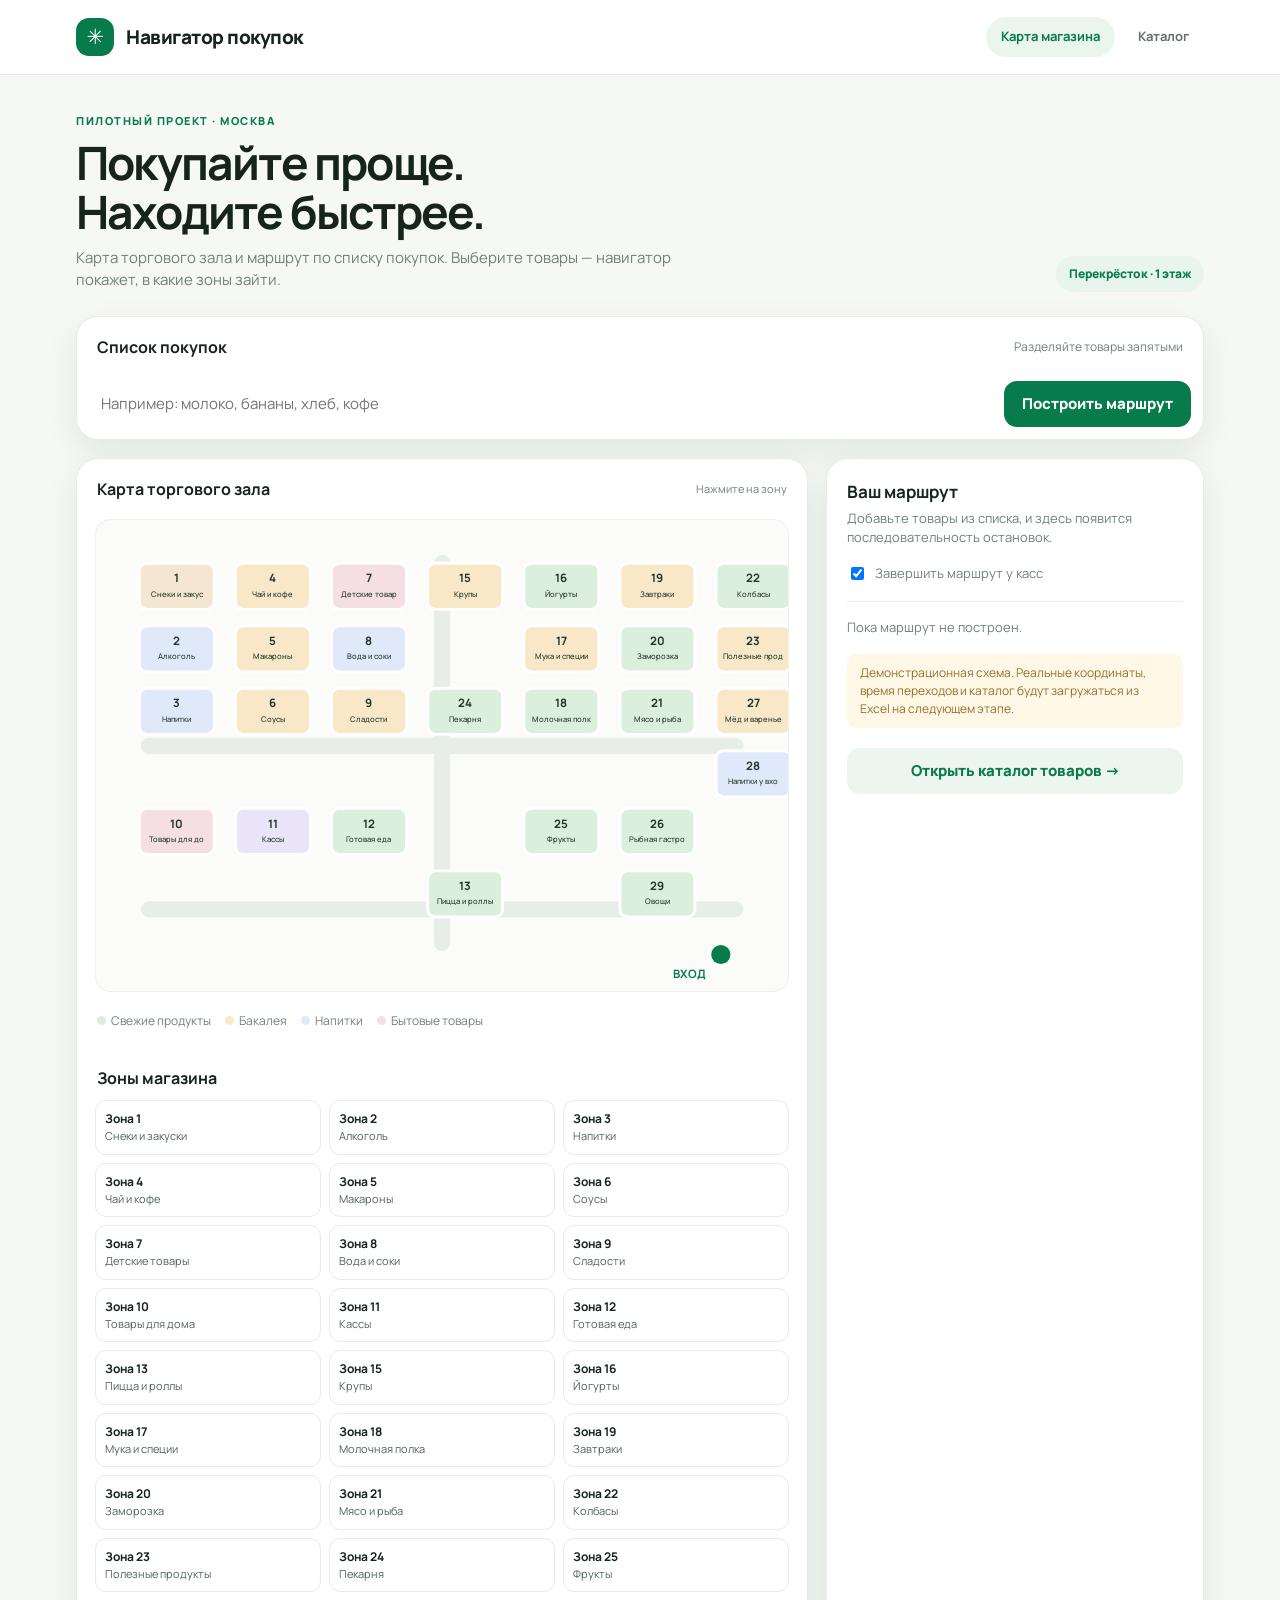
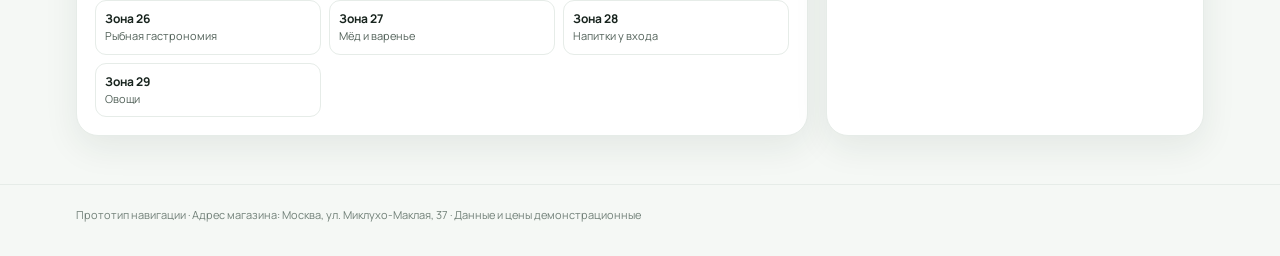
<file: index.html>
<!doctype html>
<html lang="ru"><head><meta charset="utf-8"><meta name="viewport" content="width=device-width,initial-scale=1"><meta name="theme-color" content="#087b4b"><title>Навигатор магазина — Перекрёсток</title><link rel="stylesheet" href="styles.css"></head>
<body>
<header class="topbar"><div class="shell topinner"><a class="brand" href="index.html"><span class="brandmark">✳</span> Навигатор покупок</a><nav class="nav"><a class="active" href="index.html">Карта магазина</a><a href="catalog.html">Каталог</a></nav></div></header>
<main class="shell">
<section class="hero"><div><div class="eyebrow">Пилотный проект · Москва</div><h1>Покупайте проще.<br>Находите быстрее.</h1><p>Карта торгового зала и маршрут по списку покупок. Выберите товары — навигатор покажет, в какие зоны зайти.</p></div><span class="tag">Перекрёсток · 1 этаж</span></section>
<div class="panel" style="margin-bottom:18px"><div class="sectionhead"><h2>Список покупок</h2><span class="muted" style="font-size:12px">Разделяйте товары запятыми</span></div><div class="searchbar"><input id="shopping-list" placeholder="Например: молоко, бананы, хлеб, кофе"><button class="btn" id="make-route">Построить маршрут</button></div></div>
<div class="layout">
<section class="panel"><div class="sectionhead"><h2>Карта торгового зала</h2><span class="muted" style="font-size:11px">Нажмите на зону</span></div><div class="mapwrap">
<svg class="storemap" viewBox="0 0 720 490" role="img" aria-label="Схематичная карта магазина">
<path class="aisle" d="M55 235H665M360 45V440M55 405H665" fill="none"/>
<g id="store-zones"></g><g id="route-line"></g>
<circle cx="650" cy="452" r="10" fill="#087b4b"/><text x="635" y="476" text-anchor="end" fill="#087b4b" font-size="12" font-weight="700">ВХОД</text>
</svg></div><div class="maplegend"><span><i class="dot" style="background:#dcefdc"></i>Свежие продукты</span><span><i class="dot" style="background:#f8e8c8"></i>Бакалея</span><span><i class="dot" style="background:#dfe9fa"></i>Напитки</span><span><i class="dot" style="background:#f5dfe4"></i>Бытовые товары</span></div>
<div class="sectionhead"><h2>Зоны магазина</h2></div><div class="zonegrid" id="zone-list"></div></section>
<aside class="panel side"><h2 id="detail-title">Ваш маршрут</h2><p id="detail-desc">Добавьте товары из списка, и здесь появится последовательность остановок.</p><label class="check"><input type="checkbox" id="checkout" checked> Завершить маршрут у касс</label><div class="route-result" id="route-result"><p class="muted">Пока маршрут не построен.</p></div><div class="demo">Демонстрационная схема. Реальные координаты, время переходов и каталог будут загружаться из Excel на следующем этапе.</div><a class="btn light" href="catalog.html" style="display:block;text-align:center">Открыть каталог товаров →</a></aside>
</div>
</main><footer class="footer"><div class="shell">Прототип навигации · Адрес магазина: Москва, ул. Миклухо-Маклая, 37 · Данные и цены демонстрационные</div></footer>
<script src="app.js"></script></body></html>
</file>
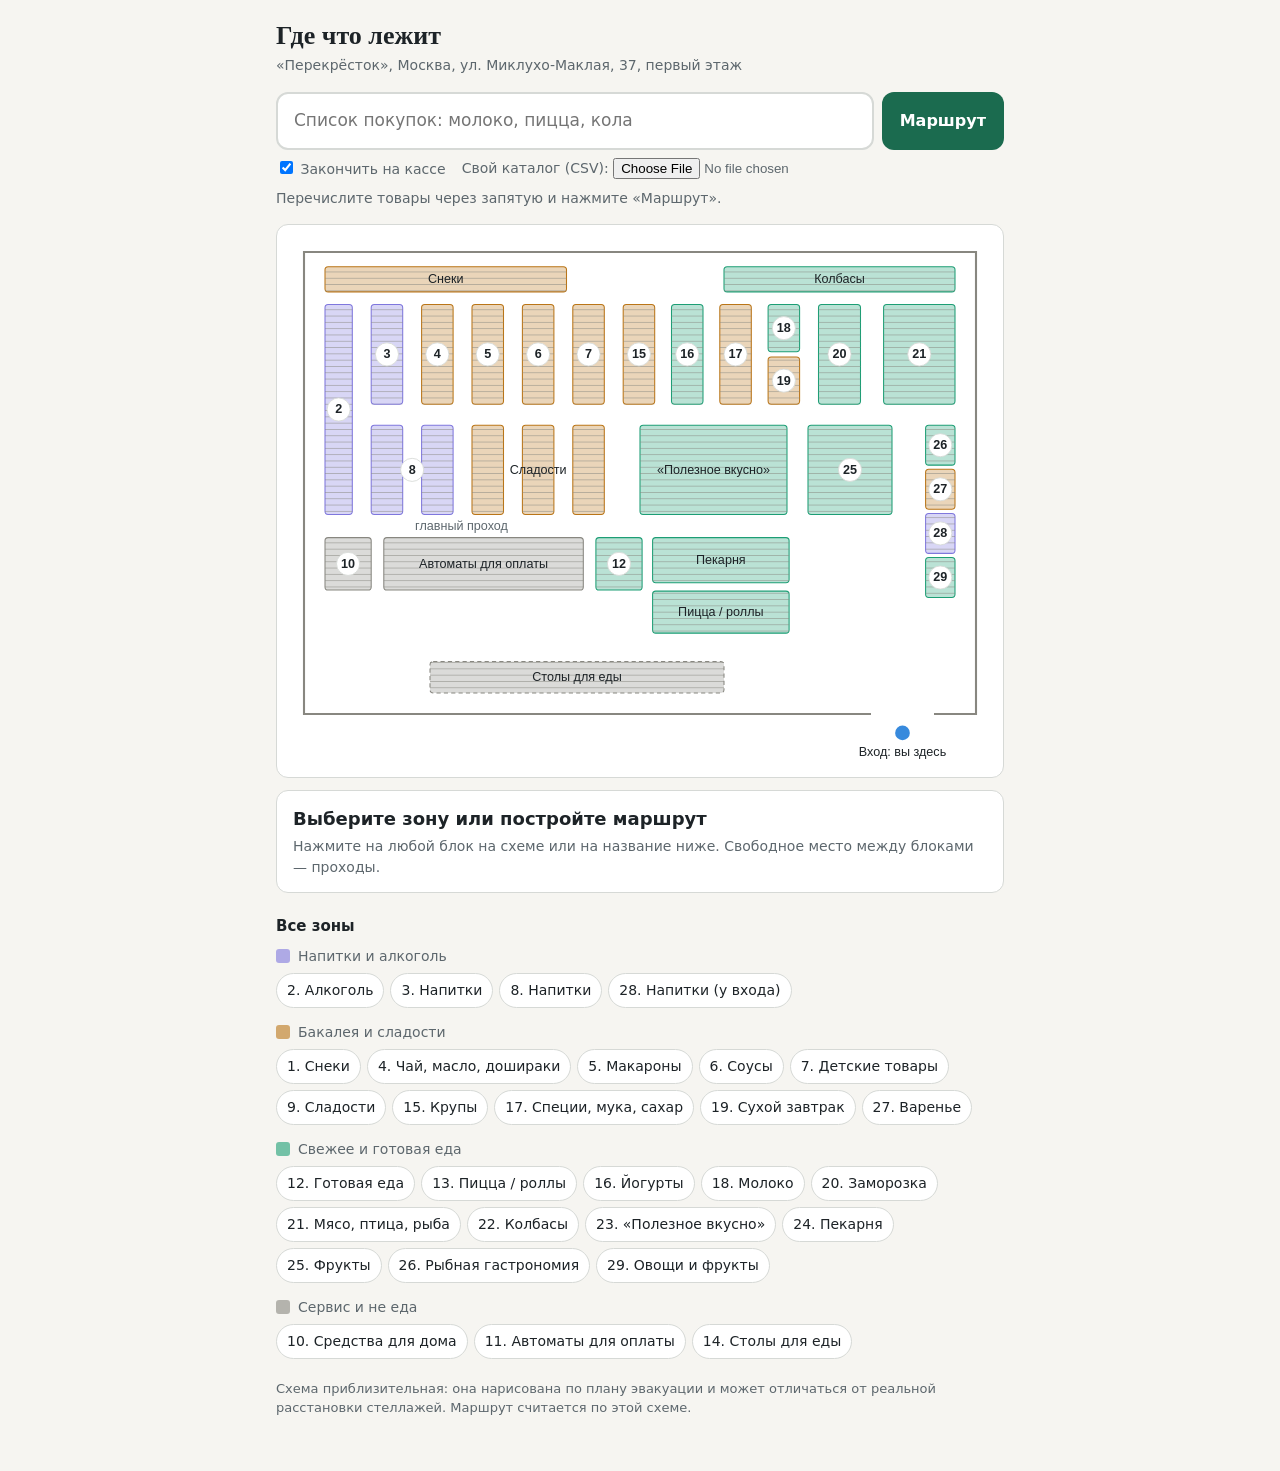
<file: index(1).html>
<!doctype html>
<html lang="ru">
<head>
<meta charset="utf-8">
<meta name="viewport" content="width=device-width, initial-scale=1, viewport-fit=cover">
<title>Где что лежит: «Перекрёсток», Миклухо-Маклая, 37</title>
<style>
:root{--bg:#f6f5f1;--fg:#1d2327;--mut:#5d676d;--card:#fff;--bd:#d6d9d6;--acc:#1b6b4f;--accfg:#fff;--rt:#185FA5;--rtfg:#fff;box-sizing:border-box;padding-top:env(safe-area-inset-top,0px);padding-bottom:env(safe-area-inset-bottom,0px)}
@media(prefers-color-scheme:dark){:root:not([data-theme="light"]){--bg:#171c1f;--fg:#eef1ef;--mut:#a3adb2;--card:#222a2e;--bd:#3b464b;--acc:#5dcaa5;--accfg:#0b1f19;--rt:#85B7EB;--rtfg:#0b1f33}}
:root[data-theme="dark"]{--bg:#171c1f;--fg:#eef1ef;--mut:#a3adb2;--card:#222a2e;--bd:#3b464b;--acc:#5dcaa5;--accfg:#0b1f19;--rt:#85B7EB;--rtfg:#0b1f33}
html{scroll-padding-top:env(safe-area-inset-top,0px)}
*{box-sizing:border-box}
body{margin:0;background:var(--bg);color:var(--fg);font:16px/1.5 "Trebuchet MS","Segoe UI",system-ui,sans-serif}
main{max-width:760px;margin:0 auto;padding:20px 16px 40px}
h1{font:700 26px/1.2 Georgia,"Times New Roman",serif;margin:0 0 4px}
.sub{color:var(--mut);margin:0 0 16px;font-size:14px}
.row{display:flex;gap:8px}
.search{flex:1;min-width:0;padding:14px 16px;font:inherit;font-size:17px;border:2px solid var(--bd);border-radius:12px;background:var(--card);color:var(--fg)}
.search:focus{outline:none;border-color:var(--acc)}
.go{padding:0 18px;font:inherit;font-weight:700;border:0;border-radius:12px;background:var(--acc);color:var(--accfg);cursor:pointer}
.go:focus-visible{outline:2px solid var(--fg);outline-offset:2px}
.opt{display:flex;flex-wrap:wrap;gap:6px 16px;align-items:center;margin:8px 0;font-size:14px;color:var(--mut)}
.opt label{cursor:pointer}
.res{min-height:24px;margin:6px 0 12px;font-size:14px;color:var(--mut)}
.mapbox{background:var(--card);border:1px solid var(--bd);border-radius:12px;padding:6px}
svg{display:block;width:100%;height:auto}
.z{cursor:pointer;transition:opacity .2s}
.z .c{fill:var(--c);fill-opacity:.3;stroke:var(--c);stroke-width:1}
.z .s{fill:url(#sh);pointer-events:none}
.z.hit .c{fill-opacity:.6;stroke-width:3}
.z.sel .c{stroke:var(--fg);stroke-width:3}
.dim{opacity:.25}
.bd{fill:var(--card);stroke:var(--bd);stroke-width:.8;pointer-events:none}
.bt{fill:var(--fg);font:600 12px "Trebuchet MS",sans-serif;pointer-events:none}
.nm{fill:var(--fg);font:500 12px "Trebuchet MS",sans-serif;pointer-events:none}
.tx{fill:var(--mut);font:12px "Trebuchet MS",sans-serif}
.rt{fill:none;stroke:var(--rt);stroke-width:4;stroke-linecap:round;stroke-linejoin:round;stroke-dasharray:.1 9;pointer-events:none}
.mk{fill:var(--rt);pointer-events:none}
.mt{fill:var(--rtfg);font:700 12px "Trebuchet MS",sans-serif;pointer-events:none}
.info{margin-top:12px;padding:14px 16px;border:1px solid var(--bd);border-radius:12px;background:var(--card);min-height:76px}
.info b{font-size:18px}
.info p{margin:4px 0 0;color:var(--mut);font-size:14px}
.info ol{margin:8px 0 0;padding-left:22px}
.info li{margin:4px 0}
.info small{color:var(--mut);font-size:13px}
h2{font-size:15px;margin:22px 0 8px}
.grp{margin-bottom:14px}
.gh{display:flex;align-items:center;gap:8px;font-size:14px;color:var(--mut);margin-bottom:6px}
.gh i{width:14px;height:14px;border-radius:3px;background:var(--c);opacity:.6;display:inline-block}
.chips{display:flex;flex-wrap:wrap;gap:6px}
.chip{font:inherit;font-size:14px;padding:6px 10px;border:1px solid var(--bd);border-radius:999px;background:var(--card);color:var(--fg);cursor:pointer}
.chip:hover,.chip:focus-visible{border-color:var(--acc);outline:none}
.chip.on{background:var(--acc);color:var(--accfg);border-color:var(--acc)}
.note{font-size:13px;color:var(--mut);margin-top:20px}
@media(prefers-reduced-motion:reduce){.z{transition:none}}
</style>
</head>
<body>
<main>
<h1>Где что лежит</h1>
<p class="sub">«Перекрёсток», Москва, ул. Миклухо-Маклая, 37, первый этаж</p>
<div class="row">
<input id="q" class="search" type="search" placeholder="Список покупок: молоко, пицца, кола" autocomplete="off" aria-label="Список покупок через запятую">
<button id="go" class="go" type="button">Маршрут</button>
</div>
<div class="opt">
<label><input id="end" type="checkbox" checked> Закончить на кассе</label>
<label>Свой каталог (CSV): <input id="csv" type="file" accept=".csv,.txt"></label>
</div>
<div id="res" class="res" aria-live="polite">Перечислите товары через запятую и нажмите «Маршрут».</div>
<div class="mapbox">
<svg id="map" viewBox="0 0 680 515" role="img" aria-label="Схема торгового зала">
<defs><pattern id="sh" width="8" height="6" patternUnits="userSpaceOnUse"><line x1="0" y1="3" x2="8" y2="3" stroke="#888780" stroke-opacity=".6" stroke-width=".8"/></pattern></defs>
<path d="M620 460H660V20H20V460H560" fill="none" stroke="#888780" stroke-width="2"/>
<text class="tx" x="170" y="281" text-anchor="middle" dominant-baseline="central">главный проход</text>
<g id="zones"></g>
<g id="route"></g>
<circle cx="590" cy="478" r="7" fill="#378ADD"/>
<text class="nm" x="590" y="500" text-anchor="middle">Вход: вы здесь</text>
</svg>
</div>
<div id="info" class="info" aria-live="polite"><b>Выберите зону или постройте маршрут</b><p>Нажмите на любой блок на схеме или на название ниже. Свободное место между блоками — проходы.</p></div>
<h2>Все зоны</h2>
<div id="list"></div>
<p class="note">Схема приблизительная: она нарисована по плану эвакуации и может отличаться от реальной расстановки стеллажей. Маршрут считается по этой схеме.</p>
</main>
<script>
const G={P:['Напитки и алкоголь','#7F77DD'],A:['Бакалея и сладости','#BA7517'],T:['Свежее и готовая еда','#1D9E75'],S:['Сервис и не еда','#888780']};
const Z=[
[1,'Снеки','A',[[40,34,230,24]]],
[2,'Алкоголь','P',[[40,70,26,200]]],
[3,'Напитки','P',[[84,70,30,95]]],
[4,'Чай, масло, дошираки','A',[[132,70,30,95]]],
[5,'Макароны','A',[[180,70,30,95]]],
[6,'Соусы','A',[[228,70,30,95]]],
[7,'Детские товары','A',[[276,70,30,95]]],
[8,'Напитки','P',[[84,185,30,85],[132,185,30,85]]],
[9,'Сладости','A',[[180,185,30,85],[228,185,30,85],[276,185,30,85]]],
[10,'Средства для дома','S',[[40,292,44,50]]],
[11,'Автоматы для оплаты','S',[[96,292,190,50]]],
[12,'Готовая еда','T',[[298,292,44,50]]],
[13,'Пицца / роллы','T',[[352,343,130,40]]],
[14,'Столы для еды','S',[[140,410,280,30]]],
[15,'Крупы','A',[[324,70,30,95]]],
[16,'Йогурты','T',[[370,70,30,95]]],
[17,'Специи, мука, сахар','A',[[416,70,30,95]]],
[18,'Молоко','T',[[462,70,30,45]]],
[19,'Сухой завтрак','A',[[462,120,30,45]]],
[20,'Заморозка','T',[[510,70,40,95]]],
[21,'Мясо, птица, рыба','T',[[572,70,68,95]]],
[22,'Колбасы','T',[[420,34,220,24]]],
[23,'«Полезное вкусно»','T',[[340,185,140,85]]],
[24,'Пекарня','T',[[352,292,130,43]]],
[25,'Фрукты','T',[[500,185,80,85]]],
[26,'Рыбная гастрономия','T',[[612,185,28,38]]],
[27,'Варенье','A',[[612,227,28,38]]],
[28,'Напитки (у входа)','P',[[612,269,28,38]]],
[29,'Овощи и фрукты','T',[[612,311,28,38]]]
];
/* Каталог: номер зоны | товары через запятую. Сюда можно дописывать строки. */
const RAW=`1|чипсы,сухарики,орешки,орехи,попкорн,снеки,семечки,кириешки,арахис,крекеры,сухофрукты,фисташки
2|пиво,вино,водка,виски,коньяк,шампанское,ром,джин,ликер,текила,сидр,игристое,бренди,безалкогольное пиво
3|кока-кола,вода,минералка,сок,газировка,лимонад,кола,колу,колы,колой,пепси,спрайт,фанта,квас,холодный чай,морс,энергетик,нектар,тоник
4|чай,кофе,какао,масло подсолнечное,масло оливковое,растительное масло,дошираки,лапша быстрого приготовления,приправы,цикорий,кофе растворимый
5|макароны,спагетти,паста,вермишель,лапша,рожки,перья,лазанья
6|кетчуп,майонез,соус,соусы,горчица,хрен,аджика,томатная паста,уксус,соевый соус,маринад
7|детское питание,детское пюре,детская смесь,подгузники,памперсы,детские каши,детское печенье,влажные салфетки
8|кока-кола,вода,минералка,сок,газировка,лимонад,кола,колу,колы,колой,пепси,спрайт,фанта,квас,энергетик,холодный чай,морс
9|конфеты,шоколад,шоколадка,печенье,вафли,торт,пряники,зефир,мармелад,халва,сгущенка,пастила,драже,леденцы,рулет,кекс
10|стиральный порошок,порошок,мыло,шампунь,бытовая химия,средство для посуды,туалетная бумага,салфетки,зубная паста,гель для душа,губки,пакеты для мусора,кондиционер для белья
11|касса,оплата
12|салат,обед,кулинария,котлеты готовые,запеканка,суп готовый,плов,готовая еда,шаурма
13|пицца,суши,роллы,бургер,пирожное
15|гречка,рис,овсянка,пшено,перловка,горох,чечевица,манка,крупа,крупы,кукурузная крупа,булгур,кускус,фасоль
16|йогурт,творог,сырок,сырки,десерт,творожок,кефир питьевой йогурт,пудинг,скyr,скир
17|специи,мука,сахар,соль,перец молотый,разрыхлитель,ванилин,крахмал,дрожжи,сода
18|молоко,кефир,ряженка,сметана,сливки,сыр,масло сливочное,яйца,творог,маргарин,простокваша,сыр плавленый,моцарелла
19|хлопья,мюсли,гранола,кукурузные хлопья,овсяные хлопья,подушечки,шарики
20|пельмени,вареники,мороженое,замороженные овощи,замороженные ягоды,наггетсы,полуфабрикаты,лед,заморозка,блины замороженные,замороженная пицца
21|мясо,курица,говядина,свинина,фарш,рыба,филе,индейка,стейк,куриные крылья,печень,баранина,форель,лосось,семга
22|колбаса,сосиски,сардельки,ветчина,бекон,сало,карбонад,буженина
23|здоровое питание,полезное,протеин,батончики,без сахара,без глютена,суперфуды,чиа
24|хлеб,булочки,выпечка,багет,батон,круассан,пирожки,лаваш,пончики,булка
25|яблоки,бананы,апельсины,мандарины,груши,виноград,лимоны,фрукты,киви,персики,арбуз,дыня,ананас,авокадо
26|селедка,красная рыба,икра,креветки,копченая рыба,рыбная гастрономия,кальмары,мидии,крабовые палочки
27|варенье,джем,мед,повидло,конфитюр,сироп
28|вода,сок,квас,напитки
29|овощи,картофель,картошка,помидоры,огурцы,морковь,лук,капуста,зелень,чеснок,перец,свекла,грибы,фрукты,укроп,петрушка,кабачок,баклажан,тыква`;
/* Каталог из perekrestok_catalog.xlsx (77 товаров, демо). Зоны сопоставлены с картой вручную. */
const CAT=[
[10001,"Яблоки Голден, 1 кг",[25, 29]],
[10002,"Бананы, 1 кг",[25, 29]],
[10003,"Апельсины, 1 кг",[25, 29]],
[10004,"Лимоны, 1 кг",[25, 29]],
[10005,"Картофель мытый, 1 кг",[29]],
[10006,"Морковь, 1 кг",[29]],
[10007,"Лук репчатый, 1 кг",[29]],
[10008,"Помидоры, 1 кг",[29]],
[10009,"Огурцы, 1 кг",[29]],
[10010,"Капуста белокочанная, 1 кг",[29]],
[10011,"Укроп, пучок",[29]],
[10012,"Виноград, 1 кг",[25, 29]],
[10013,"Хлеб Бородинский, нарезка 350 г",[24]],
[10014,"Батон нарезной, 400 г",[24]],
[10015,"Хлеб белый формовой, 500 г",[24]],
[10016,"Лаваш тонкий, 200 г",[24]],
[10017,"Круассан, 1 шт",[24]],
[10018,"Булочка с маком, 1 шт",[24]],
[10019,"Баранки, 250 г",[24]],
[10020,"Филе куриное охл., 1 кг",[21]],
[10021,"Бедро куриное охл., 1 кг",[21]],
[10022,"Фарш говяжий, 400 г",[21]],
[10023,"Свинина шея охл., 1 кг",[21]],
[10024,"Крылья куриные, 1 кг",[21]],
[10025,"Котлеты домашние, 500 г",[21]],
[10026,"Филе лосося, 200 г",[26, 21]],
[10027,"Сельдь слабосолёная, 300 г",[26, 21]],
[10028,"Минтай филе зам., 500 г",[21, 20]],
[10029,"Креветки варёно-мороженые, 500 г",[26, 21]],
[10030,"Молоко 3,2%, 1 л",[18]],
[10031,"Кефир 1%, 900 мл",[18]],
[10032,"Сметана 20%, 300 г",[18]],
[10033,"Творог 5%, 200 г",[16, 18]],
[10034,"Йогурт натуральный, 125 г",[16, 18]],
[10035,"Масло сливочное 82,5%, 180 г",[18]],
[10036,"Яйца С1, 10 шт",[18]],
[10037,"Ряженка 4%, 450 мл",[18]],
[10038,"Сливки 10%, 200 мл",[18]],
[10039,"Сыр Российский, 200 г",[18]],
[10040,"Моцарелла, 125 г",[18]],
[10041,"Колбаса Докторская, 400 г",[22]],
[10042,"Ветчина, 300 г",[22]],
[10043,"Сосиски молочные, 450 г",[22]],
[10044,"Сервелат, 350 г",[22]],
[10045,"Пельмени, 800 г",[20]],
[10046,"Овощная смесь, 400 г",[20]],
[10047,"Мороженое пломбир, 450 г",[20]],
[10048,"Блинчики с мясом, 420 г",[20]],
[10049,"Картофель фри, 450 г",[20]],
[10050,"Стиральный порошок, 3 кг",[10]],
[10051,"Средство для посуды, 450 мл",[10]],
[10052,"Туалетная бумага, 8 рулонов",[10]],
[10053,"Бумажные полотенца, 2 рулона",[10]],
[10054,"Жидкое мыло, 250 мл",[10]],
[10055,"Зубная паста, 100 мл",[10]],
[10056,"Вода негазированная, 1,5 л",[3, 8, 28]],
[10057,"Вода газированная, 1,5 л",[3, 8, 28]],
[10058,"Сок яблочный, 1 л",[3, 8, 28]],
[10059,"Лимонад, 1,5 л",[3, 8, 28]],
[10060,"Квас, 1,5 л",[3, 8, 28]],
[10061,"Чай чёрный, 100 пакетиков",[4]],
[10062,"Кофе растворимый, 190 г",[4]],
[10063,"Печенье овсяное, 300 г",[9]],
[10064,"Шоколад молочный, 90 г",[9]],
[10065,"Конфеты, 250 г",[9]],
[10066,"Мёд цветочный, 350 г",[27]],
[10067,"Сгущённое молоко, 380 г",[9]],
[10068,"Гречневая крупа, 800 г",[15]],
[10069,"Рис длиннозёрный, 900 г",[15]],
[10070,"Спагетти, 400 г",[5]],
[10071,"Овсяные хлопья, 500 г",[15, 19]],
[10072,"Сахар, 1 кг",[17]],
[10073,"Соль, 1 кг",[17]],
[10074,"Мука пшеничная, 2 кг",[17]],
[10075,"Масло подсолнечное, 1 л",[4]],
[10076,"Горошек зелёный, 400 г",[15]],
[10077,"Томатная паста, 270 г",[6]]
].map(a=>({id:a[0],name:a[1],n:a[1].toLowerCase().replace(/ё/g,"е"),z:a[2]}));
const ITEMS=[];
RAW.split('\n').forEach(l=>{const [z,s]=l.split('|');s.split(',').forEach(n=>ITEMS.push([n.trim(),+z]))});
const norm=s=>s.toLowerCase().replace(/ё/g,'е').trim();
ITEMS.forEach(a=>a[0]=norm(a[0]));
const cap=s=>s.charAt(0).toUpperCase()+s.slice(1);
const zn=id=>Z.find(a=>a[0]===id);
function findDict(t){
  const st=w=>w.length>=5?w.slice(0,-1):w;
  const m=(q,fn)=>{const h=new Set();ITEMS.forEach(([n,z])=>{if(fn(n,q))h.add(z)});return h};
  const a=(n,q)=>n.startsWith(q),b=(n,q)=>n.split(/[\s-]+/).some(w=>w.startsWith(q));
  let hit=m(st(t),a);
  if(!hit.size)hit=m(st(t),b);
  if(!hit.size&&t.includes(' '))t.split(/\s+/).filter(w=>w.length>=3).forEach(w=>m(st(w),b).forEach(z=>hit.add(z)));
  hit.delete(11);
  return [...hit];
}
function find(t){
  t=norm(t);
  const q=t.length>=5?t.slice(0,-1):t;
  let prods=CAT.filter(p=>p.n.startsWith(q));
  if(!prods.length)prods=CAT.filter(p=>p.n.split(/[\s,]+/).some(w=>w.startsWith(q)));
  if(prods.length)return{zs:[...new Set(prods.flatMap(p=>p.z))],prods};
  return{zs:findDict(t),prods:[]};
}
/* Сетка проходов */
const CS=5,GW=136,GH=103;
const rects=[];Z.forEach(z=>z[3].forEach(r=>rects.push(r)));
const free=new Uint8Array(GW*GH);
for(let cy=0;cy<GH;cy++)for(let cx=0;cx<GW;cx++){
  const x=cx*CS+2.5,y=cy*CS+2.5;
  const ins=(x>=22&&x<=658&&y>=22&&y<=458)||(y>458&&y<=490&&x>=562&&x<=618);
  if(ins&&!rects.some(([rx,ry,rw,rh])=>x>=rx&&x<=rx+rw&&y>=ry&&y<=ry+rh))free[cy*GW+cx]=1;
}
const cx2=c=>(c%GW)*CS+2.5,cy2=c=>Math.floor(c/GW)*CS+2.5;
const startCell=Math.floor(478/CS)*GW+Math.floor(590/CS);
const repCache={};
function rep(id){
  if(repCache[id]!==undefined)return repCache[id];
  const rs=zn(id)[3];let x1=1e4,y1=1e4,x2=0,y2=0;
  rs.forEach(([x,y,w,h])=>{x1=Math.min(x1,x);y1=Math.min(y1,y);x2=Math.max(x2,x+w);y2=Math.max(y2,y+h)});
  const mx=(x1+x2)/2,my=(y1+y2)/2;let best=-1,bd=1e9;
  for(let c=0;c<GW*GH;c++){
    if(!free[c])continue;
    const x=cx2(c),y=cy2(c);
    if(!rs.some(([rx,ry,rw,rh])=>x>=rx-6&&x<=rx+rw+6&&y>=ry-6&&y<=ry+rh+6))continue;
    const d=(x-mx)**2+(y-my)**2;
    if(d<bd){bd=d;best=c}
  }
  return repCache[id]=best;
}
const bc={};
function bfs(src){
  if(bc[src])return bc[src];
  const d=new Int32Array(GW*GH).fill(-1),p=new Int32Array(GW*GH).fill(-1),q=[src];d[src]=0;
  for(let i=0;i<q.length;i++){
    const c=q[i],x=c%GW,y=(c/GW)|0;
    for(const [dx,dy] of [[1,0],[-1,0],[0,1],[0,-1]]){
      const nx=x+dx,ny=y+dy;if(nx<0||ny<0||nx>=GW||ny>=GH)continue;
      const n=ny*GW+nx;if(!free[n]||d[n]>=0)continue;
      d[n]=d[c]+1;p[n]=c;q.push(n);
    }
  }
  return bc[src]={d,p};
}
const dd=(a,b)=>{const v=bfs(a).d[b];return v<0?1e6:v};
function trace(a,b){const p=bfs(a).p,l=[];let c=b;while(c!==-1){l.push(c);c=p[c]}return l.reverse()}
function computeRoute(tokens,endOnCheckout){
  const found=[],miss=[];
  tokens.forEach(t=>{const r=find(t);if(r.zs.length)found.push({t,zs:r.zs,prods:r.prods});else miss.push(t)});
  if(!found.length)return{miss,order:[],cells:[],E:null};
  const S=startCell,E=endOnCheckout?rep(11):null;
  const dS=bfs(S).d;
  let lim=found.map(f=>f.zs);
  const prod=a=>a.reduce((m,x)=>m*x.length,1);
  for(const k of [3,2,1]){if(prod(lim)<=60)break;lim=found.map(f=>f.zs.slice().sort((a,b)=>dS[rep(a)]-dS[rep(b)]).slice(0,k))}
  let best={cost:1e12,order:null,ch:null};
  function tsp(stops){
    const n=stops.length;let bcst=1e12,bo=null;
    if(n>7){
      let cur=S,left=stops.slice(),order=[],cost=0;
      while(left.length){left.sort((a,b)=>dd(cur,rep(a))-dd(cur,rep(b)));const z=left.shift();cost+=dd(cur,rep(z));cur=rep(z);order.push(z)}
      if(E!==null)cost+=dd(cur,E);
      return{cost,order};
    }
    const used=new Array(n).fill(0),ord=[];
    (function go(cost){
      if(cost>=bcst)return;
      if(ord.length===n){const t=cost+(E!==null?dd(rep(ord[n-1]),E):0);if(t<bcst){bcst=t;bo=ord.slice()}return}
      const last=ord.length?rep(ord[ord.length-1]):S;
      for(let i=0;i<n;i++)if(!used[i]){used[i]=1;ord.push(stops[i]);go(cost+dd(last,rep(stops[i])));ord.pop();used[i]=0}
    })(0);
    return{cost:bcst,order:bo};
  }
  (function rec(i,ch){
    if(i===lim.length){const r=tsp([...new Set(ch)]);if(r.cost<best.cost)best={cost:r.cost,order:r.order,ch:ch.slice()};return}
    lim[i].forEach(z=>{ch.push(z);rec(i+1,ch);ch.pop()});
  })(0,[]);
  const order=best.order.map(z=>{const fs=found.filter((f,i)=>best.ch[i]===z);return{z,tokens:fs.map(f=>f.t),prods:[...new Set(fs.flatMap(f=>f.prods.filter(p=>p.z.includes(z)).map(p=>p.name)))].slice(0,3)}});
  const pts=[S,...order.map(o=>rep(o.z))];if(E!==null)pts.push(E);
  let cells=[];
  for(let i=0;i<pts.length-1;i++)cells=cells.concat(trace(pts[i],pts[i+1]));
  return{miss,order,cells,E,cost:best.cost};
}
/* Отрисовка */
const zg=document.getElementById('zones');
let h='';
Z.forEach(([id,n,g,r])=>{
  let x1=1e4,y1=1e4,x2=0,y2=0;
  r.forEach(([x,y,w,t])=>{x1=Math.min(x1,x);y1=Math.min(y1,y);x2=Math.max(x2,x+w);y2=Math.max(y2,y+t)});
  const cx=(x1+x2)/2,cy=(y1+y2)/2;
  h+=`<g class="z" data-id="${id}" style="--c:${G[g][1]}" tabindex="0" role="button" aria-label="${id}. ${n}">`;
  r.forEach(([x,y,w,t])=>{h+=`<rect class="c" x="${x}" y="${y}" width="${w}" height="${t}" rx="3"${id==14?' stroke-dasharray="4 3"':''}/><rect class="s" x="${x}" y="${y}" width="${w}" height="${t}"/>`});
  h+=(x2-x1>=120)
    ?`<text class="nm" x="${cx}" y="${cy}" text-anchor="middle" dominant-baseline="central">${n}</text>`
    :`<circle class="bd" cx="${cx}" cy="${cy}" r="11"/><text class="bt" x="${cx}" y="${cy}" text-anchor="middle" dominant-baseline="central">${id}</text>`;
  h+='</g>';
});
zg.innerHTML=h;
const list=document.getElementById('list');
let l='';
Object.keys(G).forEach(k=>{
  l+=`<div class="grp"><div class="gh" style="--c:${G[k][1]}"><i></i>${G[k][0]}</div><div class="chips">`;
  Z.filter(z=>z[2]==k).forEach(z=>{l+=`<button class="chip" data-id="${z[0]}">${z[0]}. ${z[1]}</button>`});
  l+='</div></div>';
});
list.innerHTML=l;
let sel=null,hits=null;
function paint(){
  document.querySelectorAll('.z').forEach(e=>{
    const id=+e.dataset.id;
    e.classList.toggle('sel',id===sel);
    e.classList.toggle('hit',!!hits&&hits.includes(id));
    e.classList.toggle('dim',!!hits&&!hits.includes(id)&&id!==sel);
  });
  document.querySelectorAll('.chip').forEach(e=>e.classList.toggle('on',+e.dataset.id===sel));
}
function pick(id){
  sel=id;const z=zn(id);
  const its=[...new Set(ITEMS.filter(a=>a[1]===id).map(a=>a[0]))].slice(0,14).join(', ');
  document.getElementById('info').innerHTML=`<b>${z[0]}. ${z[1]}</b><p>${G[z[2]][0]}</p>`+(its?`<p>Здесь искать: ${its}</p>`:'');
  paint();
}
function clearRoute(){document.getElementById('route').innerHTML='';hits=null;paint()}
function build(){
  const raw=document.getElementById('q').value;
  const res=document.getElementById('res');
  const tokens=raw.split(/[,;\n]+/).map(s=>s.trim()).filter(Boolean);
  if(!tokens.length){clearRoute();res.textContent='Перечислите товары через запятую и нажмите «Маршрут».';return}
  const r=computeRoute(tokens,document.getElementById('end').checked);
  const miss=r.miss.length?' Не нашёл: '+r.miss.join(', ')+'.':'';
  if(!r.order.length){clearRoute();res.textContent='Ни один товар не найден.'+miss+' Попробуйте другие слова или загрузите свой каталог.';return}
  let pts=[],px=null,py=null,pd=null;
  r.cells.forEach((c,i)=>{
    const x=cx2(c),y=cy2(c);
    if(i===0){pts.push([x,y]);px=x;py=y;return}
    const d=(x-px)+','+(y-py);
    if(d===pd){pts[pts.length-1]=[x,y]}else{pts.push([x,y]);pd=d}
    px=x;py=y;
  });
  let svg=`<path class="rt" d="M${pts.map(p=>p.join(' ')).join('L')}"/>`;
  r.order.forEach((o,i)=>{const c=rep(o.z);svg+=`<circle class="mk" cx="${cx2(c)}" cy="${cy2(c)}" r="10"/><text class="mt" x="${cx2(c)}" y="${cy2(c)}" text-anchor="middle" dominant-baseline="central">${i+1}</text>`});
  if(r.E!==null)svg+=`<circle class="mk" cx="${cx2(r.E)}" cy="${cy2(r.E)}" r="10"/><text class="mt" x="${cx2(r.E)}" y="${cy2(r.E)}" text-anchor="middle" dominant-baseline="central">₽</text>`;
  document.getElementById('route').innerHTML=svg;
  hits=r.order.map(o=>o.z);if(r.E!==null)hits.push(11);
  sel=null;paint();
  let li=r.order.map(o=>`<li><b>${o.tokens.map(cap).join(', ')}</b>: зона ${o.z}, ${zn(o.z)[1]}${o.prods.length?'<br><small>'+o.prods.join('; ')+'</small>':''}</li>`).join('');
  if(r.E!==null)li+='<li>Касса: зона 11, автоматы для оплаты</li>';
  document.getElementById('info').innerHTML=`<b>Маршрут от входа</b><ol>${li}</ol>`;
  res.textContent=(r.order.length===1?'Остановка: 1.':'Остановок: '+r.order.length+'.')+' Точки на схеме идут по порядку.'+miss;
}
document.getElementById('go').addEventListener('click',build);
document.getElementById('q').addEventListener('keydown',e=>{if(e.key==='Enter')build()});
document.getElementById('q').addEventListener('input',e=>{if(!e.target.value.trim()){clearRoute();document.getElementById('res').textContent='Перечислите товары через запятую и нажмите «Маршрут».'}});
document.getElementById('end').addEventListener('change',()=>{if(document.getElementById('q').value.trim())build()});
document.getElementById('csv').addEventListener('change',async e=>{
  const f=e.target.files[0];if(!f)return;
  const t=await f.text();let n=0;
  t.split(/\r?\n/).forEach(line=>{
    const m=line.split(/[;\t]|,(?=[^,]*$)/);if(m.length<2)return;
    const name=norm(m[0].replace(/"/g,'')),zr=m[m.length-1].trim().replace(/"/g,'');
    const z=/^\d+$/.test(zr)?+zr:(Z.find(a=>norm(a[1]).includes(norm(zr)))||[])[0];
    if(name&&z&&zn(z)){ITEMS.push([name,z]);n++}
  });
  document.getElementById('res').textContent='Из файла добавлено товаров: '+n+'.';
  e.target.value='';
});
document.addEventListener('click',e=>{const t=e.target.closest('[data-id]');if(t)pick(+t.dataset.id)});
document.addEventListener('keydown',e=>{if((e.key==='Enter'||e.key===' ')&&e.target.classList&&e.target.classList.contains('z')){e.preventDefault();pick(+e.target.dataset.id)}});
</script>
</body>
</html>
</file>
<file: styles.css>
@import url('https://fonts.googleapis.com/css2?family=Manrope:wght@400;500;600;700;800&display=swap');
:root{--green:#087b4b;--green2:#0c9a60;--ink:#17231d;--muted:#718078;--line:#e6ece8;--paper:#f5f8f5;--white:#fff;--lime:#d9f36a;--shadow:0 12px 34px rgba(25,54,38,.08)}
*{box-sizing:border-box}body{margin:0;background:var(--paper);color:var(--ink);font:15px/1.5 Manrope,system-ui,sans-serif}a{color:inherit;text-decoration:none}button,input,select{font:inherit}button{cursor:pointer}.shell{max-width:1180px;margin:auto;padding:0 26px}.topbar{background:#fff;border-bottom:1px solid var(--line);position:sticky;top:0;z-index:5}.topinner{height:74px;display:flex;align-items:center;justify-content:space-between;gap:20px}.brand{display:flex;align-items:center;gap:12px;font-weight:800;font-size:19px;letter-spacing:-.5px}.brandmark{width:38px;height:38px;border-radius:13px;background:var(--green);color:#fff;display:grid;place-items:center;font-size:21px}.nav{display:flex;gap:8px}.nav a{padding:10px 15px;border-radius:999px;color:#637169;font-weight:700;font-size:13px}.nav a.active,.nav a:hover{background:#eaf5ee;color:var(--green)}.hero{padding:38px 0 24px;display:flex;justify-content:space-between;align-items:end;gap:25px}.eyebrow{color:var(--green);font-size:11px;font-weight:800;letter-spacing:1.5px;text-transform:uppercase}.hero h1{font-size:clamp(30px,4vw,46px);line-height:1.08;letter-spacing:-1.8px;margin:8px 0 10px}.hero p{color:var(--muted);margin:0;max-width:650px}.tag{background:#e8f5ec;color:var(--green);padding:9px 13px;border-radius:999px;font-weight:800;font-size:12px;white-space:nowrap}.panel{background:#fff;border:1px solid var(--line);border-radius:22px;box-shadow:var(--shadow)}.searchbar{display:flex;gap:10px;padding:12px}.searchbar input{flex:1;min-width:0;border:0;outline:0;padding:10px 12px;font-size:15px}.btn{border:0;border-radius:13px;padding:12px 18px;background:var(--green);color:#fff;font-weight:800}.btn:hover{background:#06663e}.btn.light{background:#edf5ef;color:var(--green)}.btn.dark{background:#17231d}.layout{display:grid;grid-template-columns:minmax(0,1.55fr) minmax(280px,.8fr);gap:18px;padding-bottom:48px}.sectionhead{display:flex;justify-content:space-between;align-items:center;padding:18px 20px 10px}.sectionhead h2{font-size:16px;margin:0}.muted{color:var(--muted)}.mapwrap{padding:8px 18px 20px}.storemap{width:100%;height:auto;display:block;background:#fbfcfa;border-radius:15px;border:1px solid #edf1ed}.zone{cursor:pointer;transition:.15s}.zone rect{stroke:#fff;stroke-width:3;rx:8}.zone text{font:700 12px Manrope;fill:#20352a;pointer-events:none}.zone:hover rect,.zone.selected rect{stroke:var(--green);stroke-width:3}.zone.selected rect{filter:drop-shadow(0 3px 5px #087b4b33)}.aisle{stroke:#e7eee8;stroke-width:17;stroke-linecap:round}.maplegend{display:flex;flex-wrap:wrap;gap:14px;padding:0 20px 18px;color:var(--muted);font-size:12px}.dot{width:9px;height:9px;border-radius:50%;display:inline-block;margin-right:5px}.side{padding:20px}.side h2{font-size:17px;margin:0 0 4px}.side p{color:var(--muted);font-size:13px;margin:0 0 16px}.routeinput{width:100%;border:1px solid var(--line);border-radius:13px;padding:13px;outline-color:var(--green);resize:vertical;min-height:92px}.check{display:flex;align-items:center;gap:8px;color:var(--muted);font-size:13px;margin:12px 0 16px}.route-result{border-top:1px solid var(--line);margin-top:18px;padding-top:16px}.stop{display:flex;gap:12px;margin:12px 0;align-items:flex-start}.num{flex:none;width:27px;height:27px;border-radius:9px;background:#e8f5ec;color:var(--green);display:grid;place-items:center;font-weight:800;font-size:12px}.stop b{font-size:13px}.stop small{display:block;color:var(--muted);font-size:11px}.zonegrid{display:grid;grid-template-columns:repeat(3,1fr);gap:8px;padding:0 18px 18px}.zonepill{border:1px solid var(--line);background:#fff;border-radius:11px;padding:9px;text-align:left;font-size:11px;color:#526159}.zonepill b{display:block;color:var(--ink);font-size:12px}.catalogtools{display:flex;gap:10px;flex-wrap:wrap;margin:10px 0 18px}.catalogtools input,.catalogtools select{border:1px solid var(--line);background:#fff;border-radius:12px;padding:12px 14px;outline-color:var(--green)}.catalogtools input{flex:1;min-width:220px}.catalogtools select{min-width:170px}.count{font-size:13px;color:var(--muted);margin-left:auto;align-self:center}.products{display:grid;grid-template-columns:repeat(4,minmax(0,1fr));gap:15px;padding-bottom:48px}.product{overflow:hidden}.product img{width:100%;height:155px;object-fit:cover;background:#eef3ee;display:block}.productbody{padding:13px}.category{font-size:10px;text-transform:uppercase;letter-spacing:.8px;color:var(--green);font-weight:800}.product h3{font-size:13px;line-height:1.35;margin:6px 0 8px;min-height:35px}.productmeta{font-size:11px;color:var(--muted);display:flex;justify-content:space-between;gap:6px}.productfoot{display:flex;justify-content:space-between;align-items:center;margin-top:12px}.price{font-size:15px;font-weight:800}.zonebadge{background:#f0f5f1;border-radius:7px;padding:5px 7px;font-size:10px;color:#56645b}.demo{background:#fff8e7;color:#94702a;border-radius:9px;padding:10px 13px;font-size:12px;margin:14px 0 20px}.empty{grid-column:1/-1;text-align:center;padding:50px 15px;color:var(--muted)}.footer{border-top:1px solid var(--line);padding:22px 0 32px;color:var(--muted);font-size:11px}.hidden{display:none!important}
@media(max-width:850px){.layout{grid-template-columns:1fr}.products{grid-template-columns:repeat(3,1fr)}.hero{align-items:flex-start;flex-direction:column}.tag{white-space:normal}}
@media(max-width:560px){.shell{padding:0 15px}.topinner{height:64px}.brand{font-size:16px}.brandmark{width:34px;height:34px}.nav a{padding:8px 10px;font-size:11px}.hero{padding:27px 0 18px}.products{grid-template-columns:repeat(2,minmax(0,1fr));gap:10px}.product img{height:125px}.productbody{padding:10px}.zonegrid{grid-template-columns:repeat(2,1fr)}.sectionhead{padding:15px}.mapwrap{padding:4px 8px 14px}}
</file>
